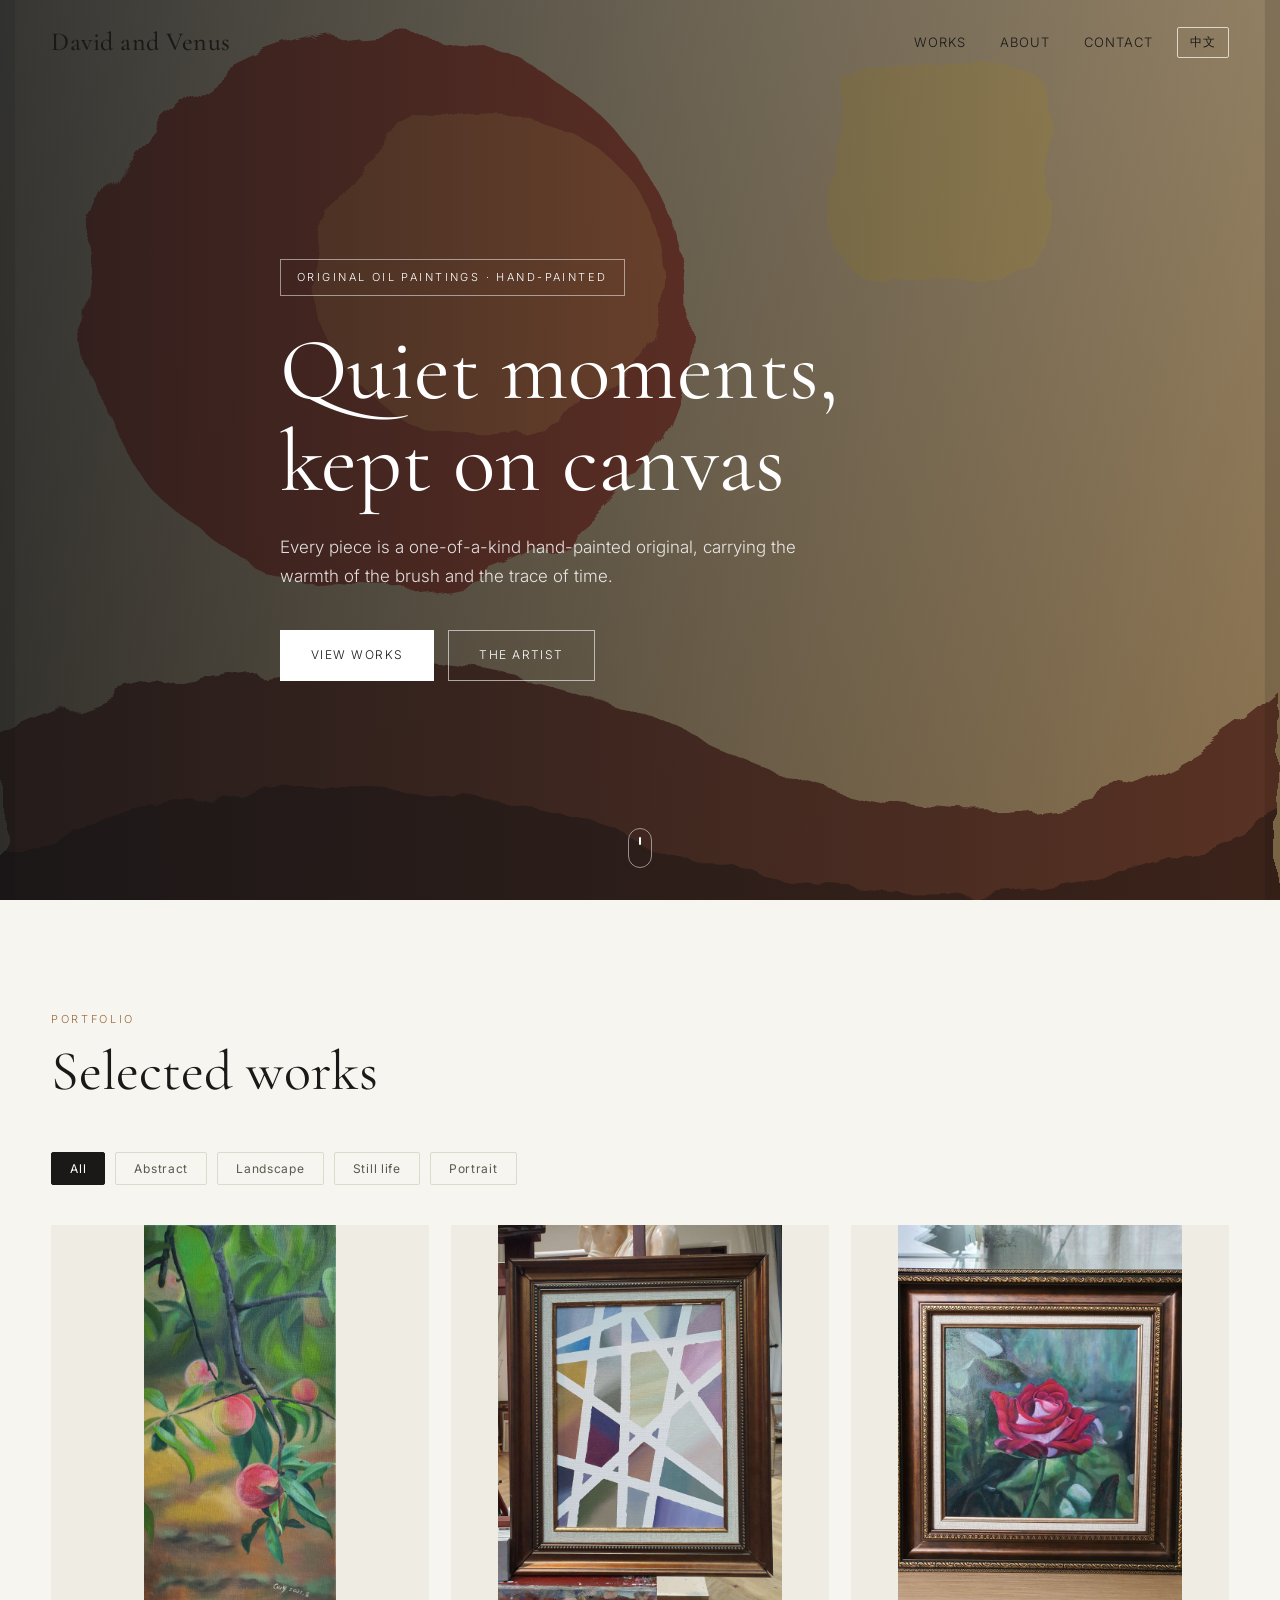
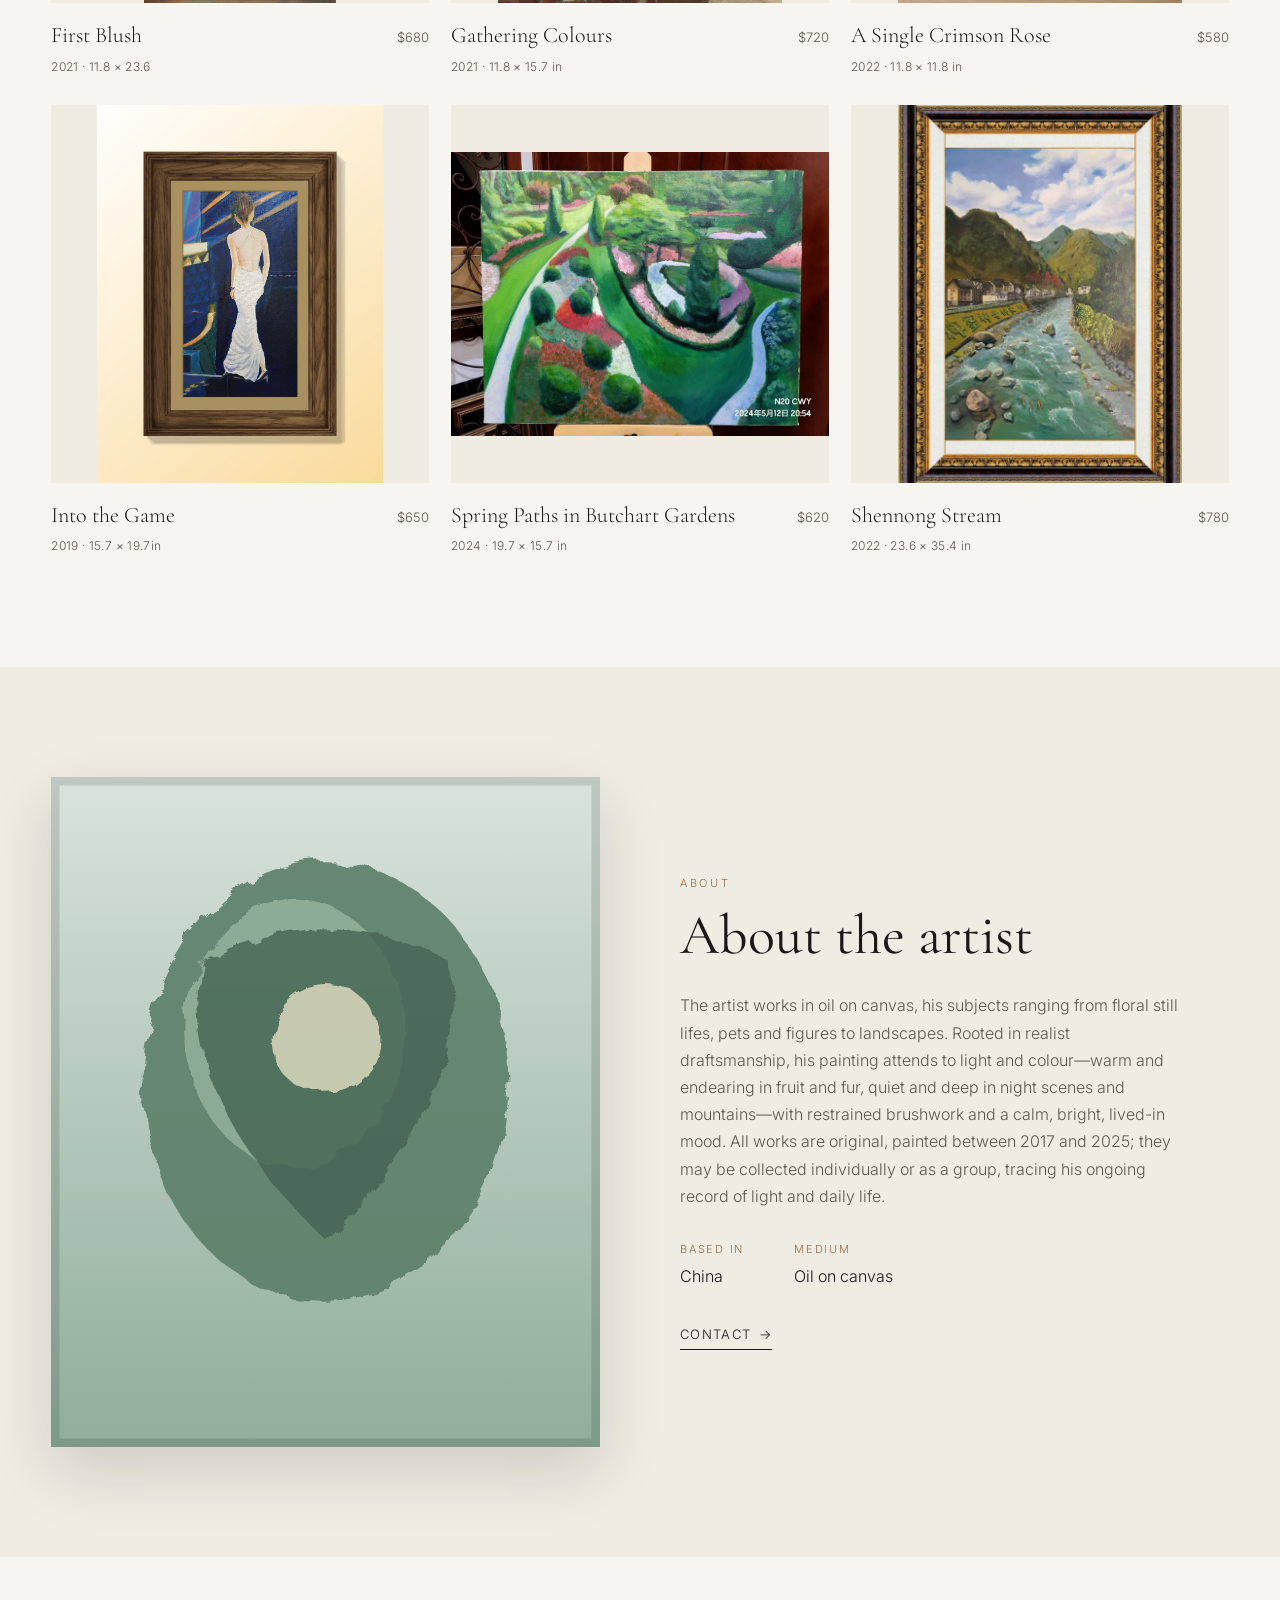
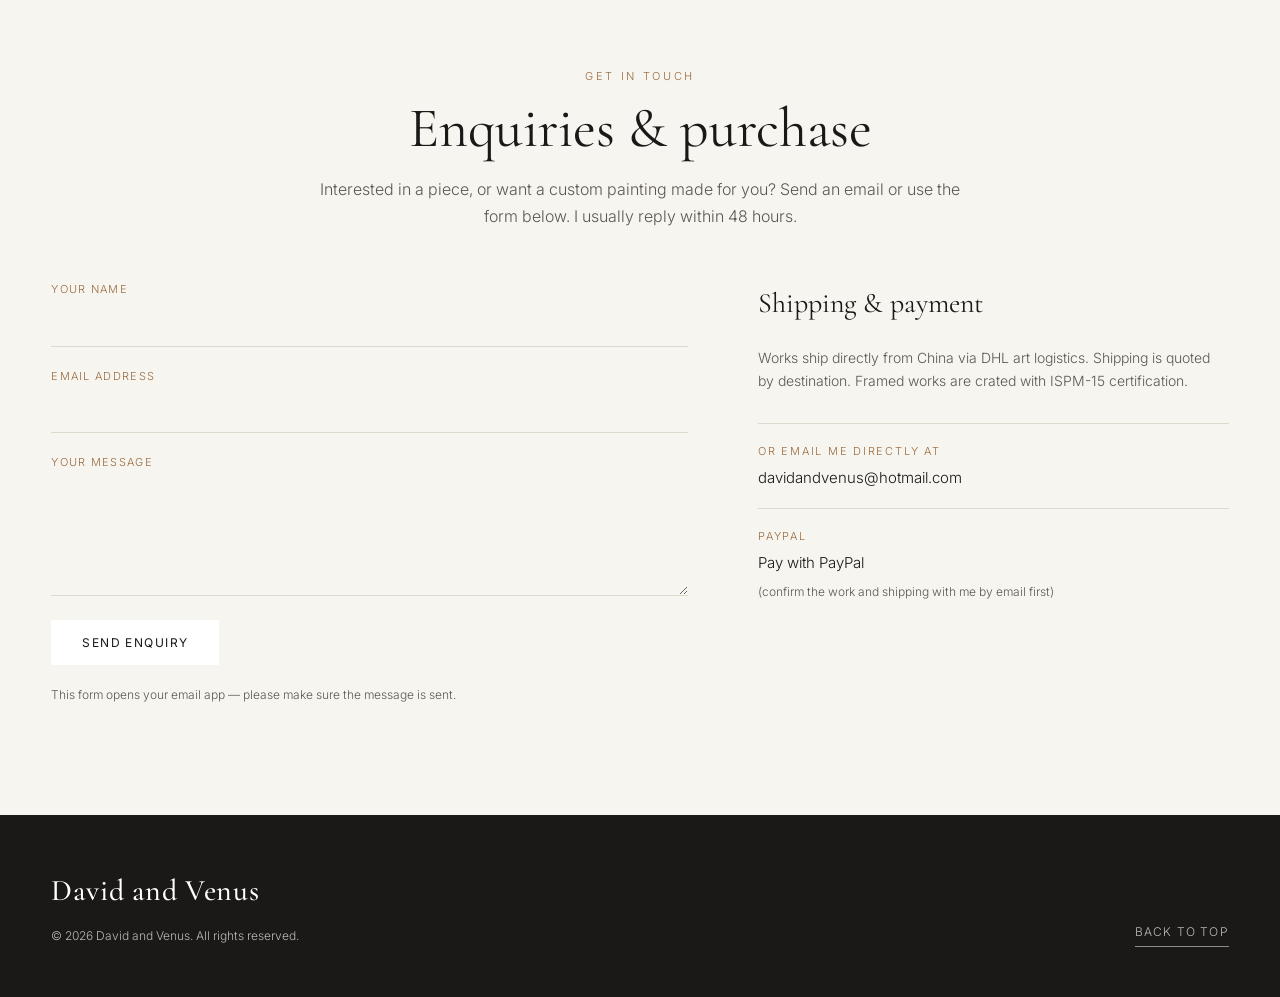
<file: index.html>
<!DOCTYPE html>
<html lang="en">
<head>
  <meta charset="UTF-8">
  <meta name="viewport" content="width=device-width, initial-scale=1.0">
  <title data-i18n="heroTitle">Original Oil Paintings</title>
  <meta name="description" content="Original hand-painted oil paintings by an independent artist. One-of-a-kind works, shipped worldwide from China.">
  <meta property="og:title" content="Original Oil Paintings">
  <meta property="og:description" content="One-of-a-kind hand-painted oil paintings.">
  <meta property="og:type" content="website">
  <link rel="preconnect" href="https://fonts.googleapis.com">
  <link rel="preconnect" href="https://fonts.gstatic.com" crossorigin>
  <link href="https://fonts.googleapis.com/css2?family=Cormorant+Garamond:wght@400;500;600&family=Inter:wght@300;400;500&display=swap" rel="stylesheet">
  <link rel="stylesheet" href="css/style.css">
  <style>
    /* 艺术家简介区的静态标签双语切换：只依赖 html[lang]，改 index.html 一个文件即可生效 */
    html[lang="zh"] .i18n-en, html[lang="en"] .i18n-zh { display: none; }
  </style>
</head>
<body>
  <header class="site-header" id="top">
    <div class="wrap header-inner">
      <a href="#top" class="brand" id="brandName">Your Name</a>
      <nav class="nav" id="mainNav">
        <a href="#works" data-i18n="navWorks">Works</a>
        <a href="#about" data-i18n="navAbout">About</a>
        <a href="#contact" data-i18n="navContact">Contact</a>
      </nav>
      <div class="header-actions">
        <button class="lang-btn" id="langBtn" aria-label="Switch language">中文</button>
        <button class="menu-btn" id="menuBtn" aria-label="Menu"><span></span><span></span></button>
      </div>
    </div>
  </header>

  <main>
    <section class="hero">
      <div class="hero-bg">
        <img src="images/artwork-2.svg" alt="" aria-hidden="true">
        <div class="hero-overlay"></div>
      </div>
      <div class="wrap hero-inner">
        <span class="hero-badge" data-i18n="heroBadge">Original oil paintings</span>
        <h1 class="hero-title" data-i18n="heroTitle">Quiet moments, kept on canvas</h1>
        <p class="hero-sub" data-i18n="heroSub">Every piece is a one-of-a-kind hand-painted original.</p>
        <div class="hero-cta">
          <a href="#works" class="btn btn-primary" data-i18n="heroCta">View works</a>
          <a href="#about" class="btn btn-ghost" data-i18n="heroCta2">The artist</a>
        </div>
      </div>
      <a href="#works" class="scroll-hint" aria-label="Scroll down"><span></span></a>
    </section>

    <section class="section works" id="works">
      <div class="wrap">
        <div class="section-head">
          <p class="eyebrow" data-i18n="worksSub">Portfolio</p>
          <h2 data-i18n="worksTitle">Selected works</h2>
        </div>
        <div class="filters" id="filters">
          <button class="filter active" data-filter="all" data-i18n="filterAll">All</button>
          <button class="filter" data-filter="abstract" data-i18n="filterAbstract">Abstract</button>
          <button class="filter" data-filter="landscape" data-i18n="filterLandscape">Landscape</button>
          <button class="filter" data-filter="stilllife" data-i18n="filterStilllife">Still life</button>
          <button class="filter" data-filter="portrait" data-i18n="filterPortrait">Portrait</button>
        </div>
        <div class="gallery" id="gallery"></div>
      </div>
    </section>

    <section class="section about" id="about">
      <div class="wrap about-inner">
        <div class="about-art">
          <img src="images/artwork-3.svg" alt="Painting detail">
        </div>
        <div class="about-text">
          <p class="eyebrow" data-i18n="aboutSub">About</p>
          <h2 data-i18n="aboutTitle">About the artist</h2>
          <p class="bio" id="bioText"></p>
          <div class="about-meta">
            <div><span class="meta-label"><span class="i18n-zh">所在地</span><span class="i18n-en">Based in</span></span><span id="locationText"></span></div>
            <div><span class="meta-label"><span class="i18n-zh">材质</span><span class="i18n-en">Medium</span></span><span class="i18n-zh">布面油画</span><span class="i18n-en">Oil on canvas</span></div>
          </div>
          <a href="#contact" class="link-arrow" data-i18n="navContact">Contact</a>
        </div>
      </div>
    </section>

    <section class="section contact" id="contact">
      <div class="wrap">
        <div class="section-head center">
          <p class="eyebrow" data-i18n="contactSub">Get in touch</p>
          <h2 data-i18n="contactTitle">Enquiries</h2>
          <p class="contact-lead" data-i18n="contactLead">Interested in a piece? Get in touch.</p>
        </div>
        <div class="contact-grid">
          <form class="contact-form" id="contactForm">
            <div class="field">
              <label for="fName" data-i18n="formName">Your name</label>
              <input type="text" id="fName" required>
            </div>
            <div class="field">
              <label for="fEmail" data-i18n="formEmail">Email address</label>
              <input type="email" id="fEmail" required>
            </div>
            <div class="field">
              <label for="fMessage" data-i18n="formMessage">Your message</label>
              <textarea id="fMessage" rows="5" required></textarea>
            </div>
            <button type="submit" class="btn btn-primary" data-i18n="formSubmit">Send enquiry</button>
            <p class="form-note" data-i18n="formNote"></p>
          </form>
          <aside class="contact-info">
            <h3 data-i18n="shippingTitle">Shipping & payment</h3>
            <p id="shippingText"></p>
            <div class="info-block">
              <span class="meta-label" data-i18n="directEmail">Email</span>
              <a id="emailLink" href="mailto:your.email@example.com">your.email@example.com</a>
            </div>
            <div class="info-block" id="paypalBlock">
              <span class="meta-label">PayPal</span>
              <a id="paypalLink" href="#" target="_blank" rel="noopener" data-i18n="paypal">Pay with PayPal</a>
              <small data-i18n="paypalNote"></small>
            </div>
            <div class="info-block" id="socialBlock"></div>
          </aside>
        </div>
      </div>
    </section>
  </main>

  <footer class="site-footer">
    <div class="wrap footer-inner">
      <div>
        <div class="brand footer-brand" id="footerName">Your Name</div>
        <p>&copy; <span id="year"></span> <span id="footerArtist"></span>. <span data-i18n="footerRights">All rights reserved</span>.</p>
      </div>
      <a href="#top" class="back-top" data-i18n="backTop">Back to top</a>
    </div>
  </footer>

  <div class="modal" id="modal" role="dialog" aria-modal="true" aria-label="Artwork details" hidden>
    <div class="modal-backdrop" data-close></div>
    <div class="modal-panel">
      <button class="modal-close" data-close aria-label="Close">&times;</button>
      <div class="modal-body" id="modalBody"></div>
    </div>
  </div>

  <script src="js/data.js"></script>
  <script src="js/app.js"></script>
</body>
</html>
</file>
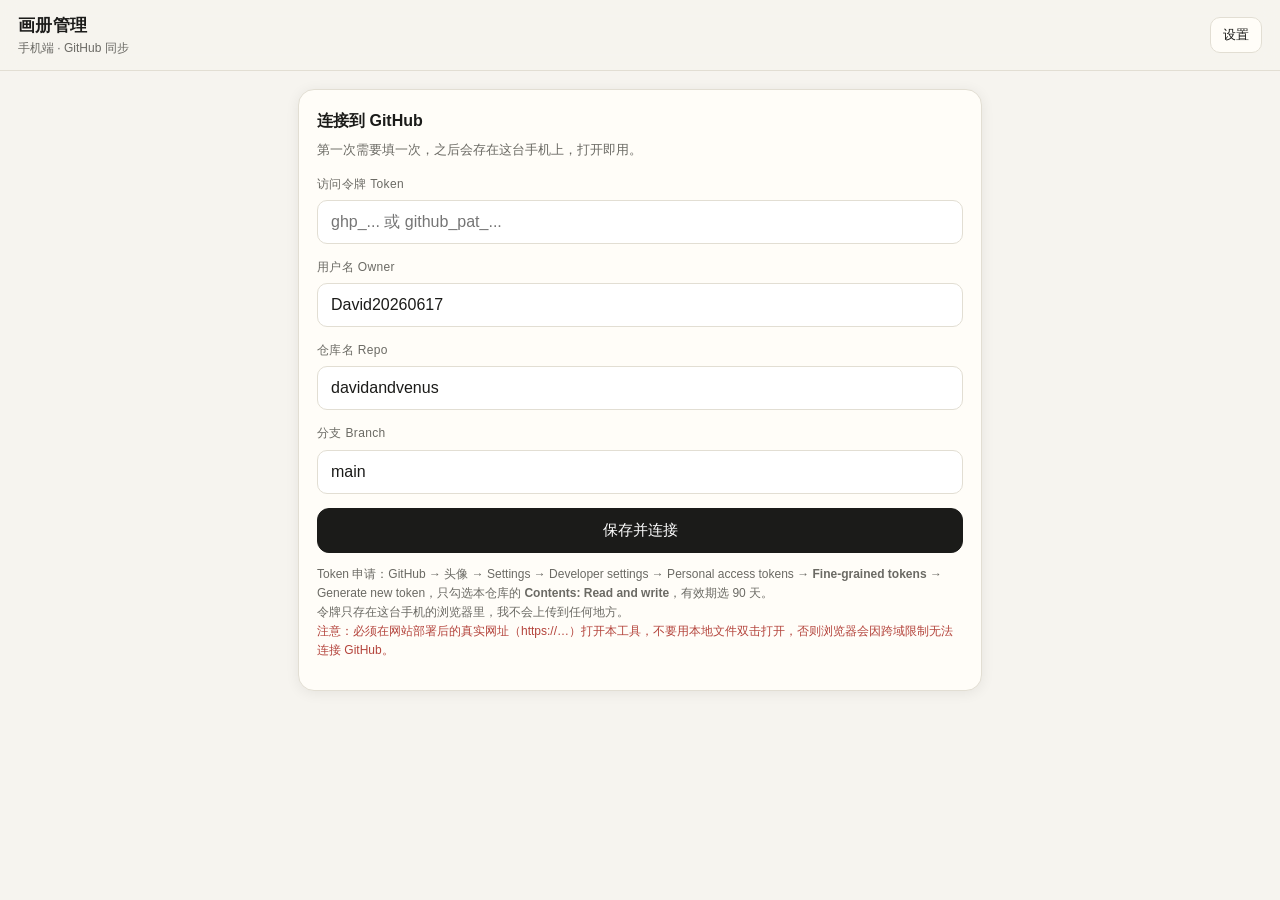
<file: admin.html>
<!DOCTYPE html>
<html lang="zh">
<head>
<meta charset="utf-8">
<meta name="viewport" content="width=device-width, initial-scale=1, viewport-fit=cover">
<meta name="apple-mobile-web-app-capable" content="yes">
<meta name="apple-mobile-web-app-status-bar-style" content="black-translucent">
<meta name="apple-mobile-web-app-title" content="画册管理">
<meta name="theme-color" content="#1b1b19">
<title>画册管理 · 手机端</title>
<style>
  :root{
    --bg:#f6f4ef; --surface:#fffdf8; --ink:#1b1b19; --soft:#6b6a64;
    --line:#e2ded3; --accent:#9a6b3f; --danger:#b4443c; --ok:#3d7a55;
    --shadow:0 2px 14px rgba(0,0,0,.07);
  }
  *{box-sizing:border-box;-webkit-tap-highlight-color:transparent}
  html,body{margin:0;padding:0}
  body{
    background:var(--bg); color:var(--ink); font-family:-apple-system,BlinkMacSystemFont,"PingFang SC","Microsoft YaHei",sans-serif;
    font-size:16px; line-height:1.6; padding-bottom:env(safe-area-inset-bottom);
  }
  header{
    position:sticky; top:0; z-index:10; background:rgba(246,244,239,.94);
    backdrop-filter:blur(10px); border-bottom:1px solid var(--line);
    padding:calc(12px + env(safe-area-inset-top)) 18px 12px;
    display:flex; align-items:center; justify-content:space-between;
  }
  header h1{font-size:17px; margin:0; font-weight:600; letter-spacing:.02em}
  header .sub{font-size:12px; color:var(--soft)}
  .icon-btn{
    border:1px solid var(--line); background:var(--surface); color:var(--ink);
    border-radius:10px; padding:8px 12px; font-size:13px; cursor:pointer;
  }
  main{padding:18px; max-width:720px; margin:0 auto}
  .view{display:none}
  .view.active{display:block}

  .card{background:var(--surface); border:1px solid var(--line); border-radius:16px; padding:18px; box-shadow:var(--shadow); margin-bottom:16px}
  .card h2{font-size:16px; margin:0 0 6px}
  .card .hint{font-size:13px; color:var(--soft); margin:0 0 14px}
  label.field{display:block; margin-bottom:14px}
  label.field > span{display:block; font-size:12px; color:var(--soft); margin-bottom:6px; letter-spacing:.03em}
  input, textarea, select{
    width:100%; border:1px solid var(--line); background:#fff; color:var(--ink);
    border-radius:10px; padding:12px 13px; font-size:16px; font-family:inherit; outline:none;
  }
  input:focus, textarea:focus, select:focus{border-color:var(--accent)}
  textarea{resize:vertical; min-height:76px}
  .row{display:flex; gap:12px}
  .row > *{flex:1; min-width:0}

  button{font-family:inherit}
  .btn{
    display:inline-flex; align-items:center; justify-content:center; gap:6px;
    border:1px solid var(--line); background:var(--surface); color:var(--ink);
    border-radius:12px; padding:12px 18px; font-size:15px; font-weight:500; cursor:pointer;
  }
  .btn:active{opacity:.7}
  .btn.primary{background:var(--ink); color:#fff; border-color:var(--ink)}
  .btn.danger{color:var(--danger); border-color:#e8c9c6}
  .btn.full{width:100%}
  .btn:disabled{opacity:.45; cursor:not-allowed}
  .btnbar{display:flex; gap:10px; flex-wrap:wrap; margin-top:8px}
  .btnbar .btn{flex:1; min-width:130px}

  .notice{font-size:13px; padding:12px 14px; border-radius:10px; margin-bottom:14px; line-height:1.55}
  .notice.info{background:#eef2f7; color:#3c5068}
  .notice.err{background:#fbeceb; color:#8c342e}
  .notice.ok{background:#eaf4ee; color:#2f6647}
  .notice a{color:inherit}

  .list{display:flex; flex-direction:column; gap:12px}
  .item{
    display:flex; gap:14px; align-items:center; background:var(--surface);
    border:1px solid var(--line); border-radius:14px; padding:12px; cursor:pointer;
  }
  .item:active{background:#f3efe6}
  .thumb{
    width:72px; height:72px; flex:0 0 72px; border-radius:9px; background:#ece8de;
    display:flex; align-items:center; justify-content:center; overflow:hidden; color:#b0a99b; font-size:22px;
  }
  .thumb img{width:100%; height:100%; object-fit:contain}
  .item .meta{flex:1; min-width:0}
  .item .meta .t{font-weight:600; font-size:15px; white-space:nowrap; overflow:hidden; text-overflow:ellipsis}
  .item .meta .s{font-size:12px; color:var(--soft); margin-top:2px}
  .item .badge{font-size:11px; color:var(--accent); border:1px solid #ddcdbb; border-radius:20px; padding:2px 9px}

  .photo-pick{display:flex; gap:14px; align-items:flex-start; margin-bottom:14px}
  .photo-preview{
    width:110px; height:110px; flex:0 0 110px; border:1px dashed #cfc8b8; border-radius:12px;
    background:#efece4; display:flex; align-items:center; justify-content:center; overflow:hidden; color:#aaa394; font-size:13px; text-align:center;
  }
  .photo-preview img{width:100%; height:100%; object-fit:contain}
  .photo-pick .side{flex:1; min-width:0}
  .photo-pick .side p{font-size:12px; color:var(--soft); margin:0 0 10px}
  input[type=file]{display:none}

  .status{
    position:fixed; left:0; right:0; bottom:0; z-index:20; padding:14px 18px calc(14px + env(safe-area-inset-bottom));
    background:rgba(27,27,25,.94); color:#fff; font-size:14px; display:none; text-align:center;
  }
  .status.show{display:block}
  .spin{display:inline-block; width:14px; height:14px; border:2px solid rgba(255,255,255,.35); border-top-color:#fff; border-radius:50%; animation:sp .8s linear infinite; vertical-align:-2px; margin-right:8px}
  @keyframes sp{to{transform:rotate(360deg)}}

  .bar{position:sticky; bottom:0; background:linear-gradient(180deg,transparent,var(--bg) 18%); padding:14px 0 calc(10px + env(safe-area-inset-bottom)); margin-top:8px}
  .steps{font-size:12px; color:var(--soft); margin-top:10px}
  code{background:#ece8de; padding:1px 5px; border-radius:4px; font-size:12px; word-break:break-all}
  .link{color:var(--accent); text-decoration:underline; cursor:pointer}
</style>
</head>
<body>
<header>
  <div>
    <h1>画册管理</h1>
    <div class="sub" id="hdrSub">手机端 · GitHub 同步</div>
  </div>
  <button class="icon-btn" id="btnSetup">设置</button>
</header>

<main>
  <!-- 连接设置 -->
  <section class="view active" id="viewSetup">
    <div class="card">
      <h2>连接到 GitHub</h2>
      <p class="hint">第一次需要填一次，之后会存在这台手机上，打开即用。</p>
      <div id="setupMsg"></div>
      <label class="field"><span>访问令牌 Token</span>
        <input type="password" id="cfgToken" placeholder="ghp_... 或 github_pat_..." autocomplete="off">
      </label>
      <label class="field"><span>用户名 Owner</span>
        <input type="text" id="cfgOwner" placeholder="David20260617" autocapitalize="off" autocorrect="off">
      </label>
      <label class="field"><span>仓库名 Repo</span>
        <input type="text" id="cfgRepo" placeholder="davidandvenus" autocapitalize="off" autocorrect="off">
      </label>
      <label class="field"><span>分支 Branch</span>
        <input type="text" id="cfgBranch" value="main" autocapitalize="off" autocorrect="off">
      </label>
      <button class="btn primary full" id="btnConnect">保存并连接</button>
      <p class="steps" id="envHint"></p>
      <p class="steps">
        Token 申请：GitHub → 头像 → Settings → Developer settings → Personal access tokens →
        <b>Fine-grained tokens</b> → Generate new token，只勾选本仓库的 <b>Contents: Read and write</b>，有效期选 90 天。<br>
        令牌只存在这台手机的浏览器里，我不会上传到任何地方。<br>
        <span style="color:var(--danger)">注意：必须在网站部署后的真实网址（https://…）打开本工具，不要用本地文件双击打开，否则浏览器会因跨域限制无法连接 GitHub。</span>
      </p>
    </div>
  </section>

  <!-- 作品列表 -->
  <section class="view" id="viewList">
    <div id="listMsg"></div>
    <div class="card">
      <div style="display:flex;align-items:center;justify-content:space-between;margin-bottom:12px">
        <h2 style="margin:0">作品 <span id="artCount" style="color:var(--soft);font-weight:400"></span></h2>
        <button class="icon-btn" id="btnRefresh">刷新</button>
      </div>
      <div class="list" id="artList"></div>
      <div class="btnbar" style="margin-top:16px">
        <button class="btn" id="btnAdd">+ 新增作品</button>
        <button class="btn primary" id="btnSaveAll">保存并发布</button>
      </div>
      <p class="steps">点一幅作品可改标题、尺寸、价格和图片。改完点“保存并发布”，网站会自动更新（约 1–2 分钟）。</p>
    </div>
  </section>

  <!-- 编辑作品 -->
  <section class="view" id="viewEdit">
    <div class="card">
      <h2 id="editTitle">编辑作品</h2>
      <p class="hint" id="editHint"></p>
      <div class="photo-pick">
        <div class="photo-preview" id="photoPreview">暂无图片</div>
        <div class="side">
          <p>点下面按钮从相册选一张作品照片。会自动压缩到长边 2000px、约 400KB，不占空间。</p>
          <button class="btn" id="btnPick">选择 / 替换图片</button>
          <input type="file" id="fileInput" accept="image/*">
        </div>
      </div>

      <label class="field"><span>中文标题</span><input type="text" id="fTitleZh"></label>
      <label class="field"><span>英文标题</span><input type="text" id="fTitleEn"></label>
      <div class="row">
        <label class="field"><span>尺寸（厘米）</span><input type="text" id="fSizeCm" placeholder="30 × 60 cm"></label>
        <label class="field"><span>尺寸（英寸）</span><input type="text" id="fSizeIn" placeholder="12 × 24 in"></label>
      </div>
      <div class="row">
        <label class="field"><span>价格（美元，留空=面议）</span><input type="number" id="fPrice" min="0" step="1"></label>
        <label class="field"><span>年份</span><input type="text" id="fYear"></label>
      </div>
      <label class="field"><span>分类</span>
        <select id="fCategory">
          <option value="abstract">抽象</option>
          <option value="landscape">风景</option>
          <option value="stilllife">静物</option>
          <option value="portrait">人物</option>
        </select>
      </label>
      <label class="field"><span>中文介绍</span><textarea id="fDescZh"></textarea></label>
      <label class="field"><span>英文介绍</span><textarea id="fDescEn"></textarea></label>

      <div class="btnbar">
        <button class="btn" id="btnBack">返回列表</button>
        <button class="btn danger" id="btnDelete">删除这幅</button>
      </div>
    </div>
    <div class="bar"><button class="btn primary full" id="btnApply">保存这一幅</button></div>
  </section>
</main>

<div class="status" id="status"></div>

<script>
(function(){
  'use strict';

  var $=function(id){return document.getElementById(id)};
  var STORE='oilAdminCfg';
  var cfg={token:'',owner:'David20260617',repo:'davidandvenus',branch:'main'};
  var artworks=[];        // 当前作品数据
  var pendingImgs={};     // index -> base64（待上传的新图）
  var editIndex=-1;       // 正在编辑的序号，-1 为新增
  var srcText='';         // data.js 原文
  var rawCache={};        // path -> dataURL 预览缓存

  // ---------- 工具 ----------
  function showStatus(msg,spin){
    var s=$('status');
    s.innerHTML=(spin?'<span class="spin"></span>':'')+msg;
    s.classList.add('show');
  }
  function hideStatus(){$('status').classList.remove('show')}
  function msg(view,text,type){
    var box=$(view==='setup'?'setupMsg':'listMsg');
    box.innerHTML=text?'<div class="notice '+(type||'info')+'">'+text+'</div>':'';
  }
  function esc(s){return String(s==null?'':s).replace(/[&<>"']/g,function(c){return {'&':'&amp;','<':'&lt;','>':'&gt;','"':'&quot;',"'":'&#39;'}[c]})}
  function toB64(str){
    var bytes=new TextEncoder().encode(str),bin='';
    for(var i=0;i<bytes.length;i+=8192) bin+=String.fromCharCode.apply(null,bytes.subarray(i,i+8192));
    return btoa(bin);
  }
  function fromB64(b64){
    var bin=atob(b64.replace(/\s/g,'')),bytes=new Uint8Array(bin.length);
    for(var i=0;i<bin.length;i++)bytes[i]=bin.charCodeAt(i);
    return new TextDecoder().decode(bytes);
  }
  // 从 data.js 源码里取出 ARTWORKS 数组。注意 new Function 返回的是包装对象，
  // 必须取 .ARTWORKS 才是数组——直接把包装对象当数组会误判为“格式异常”。
  function parseArtworks(src){
    var obj;
    try{
      obj=new Function(src+'\nreturn {ARTWORKS:ARTWORKS};')();
    }catch(e){
      throw new Error('data.js 语法错误：'+e.message);
    }
    var arr=obj&&obj.ARTWORKS;
    if(!Array.isArray(arr)) throw new Error('作品数据格式异常：ARTWORKS 不是数组');
    return arr;
  }
  function view(name){
    ['Setup','List','Edit'].forEach(function(v){$('view'+v).classList.toggle('active',v===name)});
    window.scrollTo(0,0);
  }

  // ---------- GitHub API ----------
  async function gh(path,opts){
    opts=opts||{};
    var headers={
      'Authorization':'Bearer '+cfg.token,
      'Accept':'application/vnd.github+json',
      'X-GitHub-Api-Version':'2022-11-28'
    };
    if(opts.body) headers['Content-Type']='application/json';
    var ctrl=(typeof AbortController!=='undefined')?new AbortController():null;
    var timer=ctrl?setTimeout(function(){ctrl.abort()},20000):null;
    var res, text;
    try{
      var init={method:opts.method||'GET',headers:headers,body:opts.body};
      if(ctrl) init.signal=ctrl.signal;
      res=await fetch('https://api.github.com'+path,init);
      text=await res.text();
    }catch(e){
      if(e&&e.name==='AbortError') throw new Error('连接 GitHub 超时（20 秒）。国内访问 api.github.com 常不稳定，请切换网络或用代理后重试。');
      throw new Error('连不上 GitHub：'+((e&&e.message)||'网络错误')+'。请检查网络后重试。');
    }finally{
      if(timer) clearTimeout(timer);
    }
    var data; try{data=JSON.parse(text)}catch(e){data=text}
    if(!res.ok){
      var m=(data&&data.message)||text||res.status;
      if(res.status===401) m='令牌无效或已过期（401）。请到“设置”换一个新的 Token。';
      if(res.status===403) m='没有权限（403）：Token 未勾选本仓库的 Contents 读写，或请求次数超限。';
      if(res.status===404) m='找不到仓库或文件（404）。请核对用户名、仓库名，以及文件是否已在仓库里。';
      throw new Error(m);
    }
    return data;
  }
  function repoPath(p){return '/repos/'+cfg.owner+'/'+cfg.repo+'/contents/'+p+'?ref='+encodeURIComponent(cfg.branch)}

  // 只替换 data.js 里的 ARTWORKS 数组，保留你填的名字、简介、翻译等所有其他内容
  function replaceArtworks(src,arr){
    var marker='const ARTWORKS = ',start=src.indexOf(marker);
    if(start<0) throw new Error('data.js 里找不到 ARTWORKS 数组');
    var i=start+marker.length;
    while(i<src.length && src[i]!=='[') i++;
    if(i>=src.length) throw new Error('data.js 数组格式异常');
    var open=i,depth=0,quote=null,esc=false;
    for(;i<src.length;i++){
      var c=src[i];
      if(esc){esc=false;continue}
      if(c==='\\'){esc=true;continue}
      if(quote){if(c===quote)quote=null;continue}
      if(c==='"'||c==="'"||c==='`'){quote=c;continue}
      if(c==='[')depth++;
      else if(c===']'){
        depth--;
        if(depth===0) return src.slice(0,open)+JSON.stringify(arr,null,2)+src.slice(i+1);
      }
    }
    throw new Error('data.js 数组括号不匹配');
  }

  // 一次提交所有改动（图片 + data.js），只触发一次 Cloudflare 部署
  async function commitAll(files,message){
    var ref=await gh('/repos/'+cfg.owner+'/'+cfg.repo+'/git/ref/heads/'+cfg.branch);
    var parent=ref.object.sha;
    var cm=await gh('/repos/'+cfg.owner+'/'+cfg.repo+'/git/commits/'+parent);
    var entries=[];
    for(var i=0;i<files.length;i++){
      var f=files[i];
      var blob=await gh('/repos/'+cfg.owner+'/'+cfg.repo+'/git/blobs',{
        method:'POST',
        body:JSON.stringify({content:f.content,encoding:f.encoding||'utf-8'})
      });
      entries.push({path:f.path,mode:'100644',type:'blob',sha:blob.sha});
    }
    var tree=await gh('/repos/'+cfg.owner+'/'+cfg.repo+'/git/trees',{
      method:'POST',body:JSON.stringify({base_tree:cm.tree.sha,tree:entries})
    });
    var nc=await gh('/repos/'+cfg.owner+'/'+cfg.repo+'/git/commits',{
      method:'POST',body:JSON.stringify({message:message,tree:tree.sha,parents:[parent]})
    });
    await gh('/repos/'+cfg.owner+'/'+cfg.repo+'/git/refs/heads/'+cfg.branch,{
      method:'PATCH',body:JSON.stringify({sha:nc.sha})
    });
  }

  async function loadData(errView){
    errView=errView||'setup';
    showStatus('正在读取作品数据（js/data.js）…',true);
    try{
      var f=await gh(repoPath('js/data.js'));
      srcText=fromB64(f.content);
      artworks=parseArtworks(srcText);
      pendingImgs={};
      hideStatus();
      return true;
    }catch(e){
      hideStatus();
      // 错误必须显示在用户当前所在的视图，否则看起来像“没反应”
      msg(errView,esc(e.message),'err');
      return false;
    }
  }

  // ---------- 列表 ----------
  function imgSrc(a){
    if(pendingImgs[a._i]) return 'data:image/jpeg;base64,'+pendingImgs[a._i];
    if(rawCache[a.image]) return rawCache[a.image];
    return '';
  }
  function renderList(){
    $('artCount').textContent='('+artworks.length+')';
    var box=$('artList');
    if(!artworks.length){box.innerHTML='<div class="hint">还没有作品，点下面“新增作品”。</div>';return}
    var html='';
    for(var i=0;i<artworks.length;i++){
      var a=artworks[i];a._i=i;
      var src=imgSrc(a);
      var thumb=src
        ? '<img src="'+src+'" alt="" loading="lazy">'
        : '🖼';
      var price=a.price?('$'+a.price):'价格面议';
      html+='<div class="item" data-i="'+i+'">'
        +'<div class="thumb">'+thumb+'</div>'
        +'<div class="meta"><div class="t">'+esc(a.titleZh||a.titleEn||'未命名')+'</div>'
        +'<div class="s">'+esc(a.sizeCm||'')+' · '+esc(price)+(pendingImgs[i]?' · 有新图片':'')+'</div></div>'
        +'<div class="badge">'+catName(a.category)+'</div></div>';
    }
    box.innerHTML=html;
    Array.prototype.forEach.call(box.querySelectorAll('.item'),function(el){
      el.addEventListener('click',function(){openEdit(parseInt(el.getAttribute('data-i'),10))});
    });
  }
  function catName(c){return {abstract:'抽象',landscape:'风景',stilllife:'静物',portrait:'人物'}[c]||c||'其他'}

  // 异步抓取图片预览（用 API 拿 base64，避免 raw 域名访问问题）
  function loadThumbs(){
    for(var i=0;i<artworks.length;i++){
      (function(idx){
        var a=artworks[idx];
        if(!a.image||pendingImgs[idx]||rawCache[a.image])return;
        gh(repoPath(a.image)).then(function(f){
          var mime=(a.image.split('.').pop()||'svg').toLowerCase();
          rawCache[a.image]='data:image/'+(mime==='svg'?'svg+xml':mime)+';base64,'+f.content;
          renderList();
        }).catch(function(){});
      })(i);
    }
  }

  // ---------- 编辑 ----------
  function openEdit(i){
    editIndex=i;
    var a=i>=0?artworks[i]:{
      image:'',titleZh:'',titleEn:'',year:'2026',medium:'布面油画 / Oil on canvas',
      sizeCm:'',sizeIn:'',price:'',category:'abstract',descZh:'',descEn:''
    };
    $('editTitle').textContent=i>=0?'编辑作品':'新增作品';
    $('editHint').textContent=i>=0?('第 '+(i+1)+' 幅 · '+esc(a.image||'未设置图片')):'填好信息后点底部按钮保存';
    $('fTitleZh').value=a.titleZh||'';
    $('fTitleEn').value=a.titleEn||'';
    $('fSizeCm').value=a.sizeCm||'';
    $('fSizeIn').value=a.sizeIn||'';
    $('fPrice').value=a.price===''?'':(a.price||'');
    $('fYear').value=a.year||'';
    $('fCategory').value=a.category||'abstract';
    $('fDescZh').value=a.descZh||'';
    $('fDescEn').value=a.descEn||'';
    var src=imgSrc(a);
    $('photoPreview').innerHTML=src?'<img src="'+src+'">':'暂无图片';
    $('btnDelete').style.display=i>=0?'inline-flex':'none';
    view('Edit');
  }
  function collectEdit(){
    var a=editIndex>=0?artworks[editIndex]:{};
    a.titleZh=$('fTitleZh').value.trim();
    a.titleEn=$('fTitleEn').value.trim();
    a.sizeCm=$('fSizeCm').value.trim();
    a.sizeIn=$('fSizeIn').value.trim();
    var p=$('fPrice').value.trim();
    a.price=p===''?'':Number(p);
    a.year=$('fYear').value.trim();
    a.category=$('fCategory').value;
    a.descZh=$('fDescZh').value.trim();
    a.descEn=$('fDescEn').value.trim();
    a.medium=a.medium||'布面油画 / Oil on canvas';
    if(!a.titleZh&&!a.titleEn){a.titleZh='未命名作品';a.titleEn='Untitled'}
    return a;
  }

  async function compress(file){
    var dataUrl=await new Promise(function(res,rej){
      var fr=new FileReader();fr.onload=function(){res(fr.result)};fr.onerror=rej;fr.readAsDataURL(file);
    });
    var img=await new Promise(function(res,rej){
      var im=new Image();im.onload=function(){res(im)};im.onerror=rej;im.src=dataUrl;
    });
    var w=img.width,h=img.height;
    var scale=Math.min(1,2000/Math.max(w,h));
    w=Math.round(w*scale);h=Math.round(h*scale);
    var cv=document.createElement('canvas');cv.width=w;cv.height=h;
    var ctx=cv.getContext('2d');
    ctx.fillStyle='#ffffff';ctx.fillRect(0,0,w,h);
    ctx.drawImage(img,0,0,w,h);
    var q=0.82,out=cv.toDataURL('image/jpeg',q);
    while(out.length>560000 && q>0.5){q-=0.08;out=cv.toDataURL('image/jpeg',q)}
    return out.split(',')[1];
  }

  // ---------- 事件 ----------
  function loadCfg(){
    try{
      var s=JSON.parse(localStorage.getItem(STORE)||'{}');
      cfg=Object.assign(cfg,s);
    }catch(e){}
    $('cfgToken').value=cfg.token||'';
    $('cfgOwner').value=cfg.owner||'';
    $('cfgRepo').value=cfg.repo||'';
    $('cfgBranch').value=cfg.branch||'main';
    if(cfg.token) $('hdrSub').textContent=cfg.owner+'/'+cfg.repo;
  }
  function saveCfg(){
    cfg.token=$('cfgToken').value.trim();
    cfg.owner=$('cfgOwner').value.trim();
    cfg.repo=$('cfgRepo').value.trim();
    cfg.branch=$('cfgBranch').value.trim()||'main';
    // 受限环境（隐私模式/预览沙箱）可能禁用 localStorage，不能让它中断连接流程
    try{localStorage.setItem(STORE,JSON.stringify(cfg))}catch(e){}
  }

  $('btnConnect').onclick=async function(){
    var btn=this;
    saveCfg();
    if(!cfg.token||!cfg.owner||!cfg.repo){msg('setup','请填全令牌、用户名和仓库名。','err');return}
    btn.disabled=true;
    btn.textContent='连接中…';
    msg('setup','','');
    try{
      var ok=await loadData('setup');
      hideStatus();
      if(ok){
        $('hdrSub').textContent=cfg.owner+'/'+cfg.repo;
        view('List');
        renderList();
        loadThumbs();
      }
      // 失败时 loadData 已把错误显示在设置页，这里不用做事
    }catch(e){
      hideStatus();
      msg('setup',esc(e.message||String(e)),'err');
    }
    btn.disabled=false;
    btn.textContent='保存并连接';
  };
  $('btnSetup').onclick=function(){loadCfg();view('Setup')};
  $('btnRefresh').onclick=async function(){
    var ok=await loadData('list');if(ok){renderList();loadThumbs();msg('list','已刷新','ok')}
  };
  $('btnAdd').onclick=function(){openEdit(-1)};
  $('btnBack').onclick=function(){view('List');renderList()};
  $('btnPick').onclick=function(){$('fileInput').click()};
  $('fileInput').onchange=async function(){
    var file=this.files&&this.files[0];if(!file)return;
    showStatus('正在压缩照片…',true);
    try{
      var b64=await compress(file);
      var target=editIndex>=0?editIndex:artworks.length;
      pendingImgs[target]=b64;
      $('photoPreview').innerHTML='<img src="data:image/jpeg;base64,'+b64+'">';
      hideStatus();
      showStatus('照片已就绪，记得点“保存这一幅”',false);
      setTimeout(hideStatus,1800);
    }catch(e){hideStatus();showStatus('照片处理失败：'+(e.message||'请选择 JPG/PNG 图片'),false);setTimeout(hideStatus,3000)}
    this.value='';
  };
  $('btnApply').onclick=function(){
    var a=collectEdit();
    if(editIndex>=0) artworks[editIndex]=a;
    else artworks.push(a);
    msg('list','已保存修改，点“保存并发布”同步到网站。','ok');
    view('List');renderList();
  };
  $('btnDelete').onclick=function(){
    if(editIndex<0)return;
    if(!confirm('确定删除这幅作品？删除后需点“保存并发布”才会生效。'))return;
    artworks.splice(editIndex,1);
    var shifted={};
    Object.keys(pendingImgs).forEach(function(k){
      var n=Number(k);if(n>editIndex)shifted[n-1]=pendingImgs[k];else if(n<editIndex)shifted[n]=pendingImgs[k];
    });
    pendingImgs=shifted;
    view('List');renderList();
  };
  $('btnSaveAll').onclick=async function(){
    var files=[],hasImg=false;
    for(var k in pendingImgs){
      if(!pendingImgs[k])continue;
      var idx=Number(k);
      if(!artworks[idx])continue;
      var name='painting-'+String(idx+1).padStart(2,'0')+'.jpg';
      artworks[idx].image='images/'+name;
      files.push({path:'images/'+name,content:pendingImgs[k],encoding:'base64'});
      hasImg=true;
    }
    files.push({path:'js/data.js',content:replaceArtworks(srcText,artworks),encoding:'utf-8'});
    this.disabled=true;
    showStatus('正在提交到 GitHub…',true);
    try{
      await commitAll(files,'update artworks from phone'+(hasImg?' (with images)':''));
      pendingImgs={};
      var f=await gh(repoPath('js/data.js'));
      srcText=fromB64(f.content);
      artworks=parseArtworks(srcText);
      renderList();
      hideStatus();
      msg('list','发布成功！约 1–2 分钟后网站更新。','ok');
      showStatus('发布成功，网站正在更新',false);
      setTimeout(hideStatus,2600);
    }catch(e){
      hideStatus();msg('list',esc(e.message),'err');
    }
    this.disabled=false;
  };

  // PWA manifest（内嵌，保持单文件）
  try{
    var mf={name:'画册管理',short_name:'画册管理',start_url:'.',display:'standalone',background_color:'#f6f4ef',theme_color:'#1b1b19',icons:[]};
    var url=URL.createObjectURL(new Blob([JSON.stringify(mf)],{type:'application/json'}));
    var link=document.createElement('link');link.rel='manifest';link.href=url;document.head.appendChild(link);
  }catch(e){}

  loadCfg();
  // 环境自检：本地文件打开会被浏览器 CORS 拦截，提前告知
  if(location.protocol==='file:'){
    $('envHint').innerHTML='<div class="notice err">当前是本地文件方式打开（file://），浏览器不允许连接 GitHub。请把 admin.html 传到仓库、用部署后的 https 网址打开。</div>';
    $('btnConnect').disabled=true;
  }
})();
</script>
</body>
</html>
</file>
<file: css/style.css>
:root {
  --ink: #1a1917;
  --ink-soft: #5c584f;
  --paper: #f7f5f0;
  --paper-2: #efece4;
  --line: #ded9cd;
  --accent: #9a6b3f;
  --white: #fff;
  --serif: 'Cormorant Garamond', Georgia, serif;
  --sans: 'Inter', -apple-system, BlinkMacSystemFont, 'Segoe UI', sans-serif;
}

* { box-sizing: border-box; margin: 0; padding: 0; }
html { scroll-behavior: smooth; }
body { font-family: var(--sans); color: var(--ink); background: var(--paper); font-weight: 300; line-height: 1.7; -webkit-font-smoothing: antialiased; }
img { display: block; max-width: 100%; }
a { color: inherit; text-decoration: none; }
button { font-family: inherit; cursor: pointer; border: none; background: none; color: inherit; }
.wrap { width: min(1180px, 92vw); margin: 0 auto; }

.site-header { position: fixed; top: 0; left: 0; right: 0; z-index: 50; padding: 20px 0; transition: background .35s, padding .35s, box-shadow .35s; }
.site-header.scrolled { background: rgba(247,245,240,.96); padding: 12px 0; box-shadow: 0 1px 0 var(--line); }
.header-inner { display: flex; align-items: center; justify-content: space-between; gap: 24px; }
.brand { font-family: var(--serif); font-size: 26px; letter-spacing: .02em; font-weight: 500; }
.nav { display: flex; gap: 34px; margin-left: auto; }
.nav a { font-size: 13px; letter-spacing: .08em; text-transform: uppercase; position: relative; padding: 4px 0; }
.nav a::after { content: ''; position: absolute; bottom: 0; left: 0; width: 0; height: 1px; background: var(--ink); transition: width .3s; }
.nav a:hover::after { width: 100%; }
.header-actions { display: flex; align-items: center; gap: 16px; }
.lang-btn { font-size: 12px; letter-spacing: .06em; border: 1px solid var(--line); padding: 6px 12px; border-radius: 2px; transition: background .2s; }
.lang-btn:hover { background: var(--paper-2); }
.menu-btn { display: none; flex-direction: column; gap: 5px; padding: 6px; }
.menu-btn span { width: 22px; height: 1px; background: var(--ink); }

.hero { position: relative; min-height: 100vh; display: flex; align-items: center; overflow: hidden; color: var(--white); }
.hero-bg { position: absolute; inset: 0; }
.hero-bg img { width: 100%; height: 100%; object-fit: cover; }
.hero-overlay { position: absolute; inset: 0; background: linear-gradient(90deg, rgba(15,18,22,.82) 0%, rgba(15,18,22,.55) 55%, rgba(15,18,22,.35) 100%); }
.hero-inner { position: relative; z-index: 2; padding: 120px 0 80px; max-width: 720px; }
.hero-badge { display: inline-block; font-size: 11px; letter-spacing: .22em; text-transform: uppercase; border: 1px solid rgba(255,255,255,.5); padding: 8px 16px; margin-bottom: 28px; }
.hero-title { font-family: var(--serif); font-size: clamp(48px, 7vw, 88px); font-weight: 400; line-height: 1.05; margin-bottom: 24px; }
.hero-sub { font-size: 17px; font-weight: 300; max-width: 540px; color: rgba(255,255,255,.85); margin-bottom: 40px; }
.hero-cta { display: flex; gap: 14px; flex-wrap: wrap; }
.btn { display: inline-flex; align-items: center; justify-content: center; padding: 14px 30px; font-size: 12px; letter-spacing: .12em; text-transform: uppercase; transition: all .25s; border: 1px solid transparent; }
.btn-primary { background: var(--white); color: var(--ink); }
.btn-primary:hover { background: var(--accent); color: var(--white); }
.btn-ghost { border-color: rgba(255,255,255,.6); color: var(--white); }
.btn-ghost:hover { background: rgba(255,255,255,.15); }
.scroll-hint { position: absolute; bottom: 32px; left: 50%; transform: translateX(-50%); z-index: 2; width: 24px; height: 40px; border: 1px solid rgba(255,255,255,.5); border-radius: 12px; }
.scroll-hint span { display: block; width: 2px; height: 8px; background: #fff; margin: 8px auto 0; border-radius: 1px; animation: scroll 1.8s infinite; }
@keyframes scroll { 0% { transform: translateY(0); opacity: 1; } 100% { transform: translateY(14px); opacity: 0; } }

.section { padding: 110px 0; }
.section-head { margin-bottom: 50px; }
.section-head.center { text-align: center; max-width: 640px; margin: 0 auto 50px; }
.eyebrow { font-size: 11px; letter-spacing: .24em; text-transform: uppercase; color: var(--accent); margin-bottom: 12px; }
.section h2 { font-family: var(--serif); font-size: clamp(36px, 5vw, 56px); font-weight: 400; line-height: 1.1; }

.filters { display: flex; gap: 10px; flex-wrap: wrap; margin-bottom: 40px; }
.filter { font-size: 12px; letter-spacing: .06em; padding: 8px 18px; border: 1px solid var(--line); border-radius: 2px; color: var(--ink-soft); transition: all .2s; }
.filter:hover, .filter.active { background: var(--ink); color: var(--white); border-color: var(--ink); }
.gallery { display: grid; grid-template-columns: repeat(3, 1fr); gap: 28px 22px; }
.card { cursor: pointer; }
.card-hidden { display: none; }
/* 正方形占位固定；图片等比缩放居中，留白用背景色填充。换任何尺寸的画都不影响布局 */
.card-img { position: relative; overflow: hidden; background: var(--paper-2); aspect-ratio: 1/1; }
.card-img img { width: 100%; height: 100%; object-fit: contain; transition: filter .3s; }
.card:hover .card-img img { filter: brightness(1.05); }
.card-info { padding-top: 14px; display: flex; justify-content: space-between; align-items: baseline; gap: 12px; }
.card-title { font-family: var(--serif); font-size: 22px; }
.card-price { font-size: 13px; color: var(--ink-soft); white-space: nowrap; }
.card-meta { font-size: 12px; color: var(--ink-soft); letter-spacing: .03em; margin-top: 2px; }

.about { background: var(--paper-2); }
.about-inner { display: grid; grid-template-columns: 1fr 1fr; gap: 80px; align-items: center; }
.about-art img { width: 100%; box-shadow: 0 24px 60px rgba(0,0,0,.14); }
.bio { font-size: 16px; color: var(--ink-soft); margin: 26px 0 30px; max-width: 500px; }
.about-meta { display: flex; gap: 50px; margin-bottom: 30px; }
.about-meta > div { display: flex; flex-direction: column; }
.meta-label { font-size: 11px; letter-spacing: .16em; text-transform: uppercase; color: var(--accent); margin-bottom: 4px; }
.link-arrow { display: inline-flex; align-items: center; gap: 8px; font-size: 13px; letter-spacing: .1em; text-transform: uppercase; border-bottom: 1px solid var(--ink); padding-bottom: 4px; }
.link-arrow::after { content: '\2192'; }

.contact-lead { color: var(--ink-soft); margin-top: 16px; }
.contact-grid { display: grid; grid-template-columns: 1.15fr .85fr; gap: 70px; margin-top: 50px; }
.contact-form { display: flex; flex-direction: column; gap: 20px; }
.contact-form .field { display: flex; flex-direction: column; gap: 8px; }
.contact-form input, .contact-form textarea { width: 100%; background: transparent; border: none; border-bottom: 1px solid var(--line); padding: 10px 0; font-size: 15px; font-family: inherit; color: var(--ink); outline: none; resize: vertical; }
.contact-form input:focus, .contact-form textarea:focus { border-color: var(--ink); }
.contact-form label { font-size: 11px; letter-spacing: .12em; text-transform: uppercase; color: var(--accent); }
.contact-form .btn { align-self: flex-start; margin-top: 4px; }
.form-note { font-size: 12px; color: var(--ink-soft); }
.contact-info h3 { font-family: var(--serif); font-size: 28px; font-weight: 400; margin-bottom: 18px; }
.contact-info > p { color: var(--ink-soft); font-size: 14px; margin-bottom: 30px; }
.info-block { display: flex; flex-direction: column; padding: 18px 0; border-top: 1px solid var(--line); }
.info-block a { font-size: 15px; word-break: break-all; }
.info-block a:hover { color: var(--accent); }
.info-block small { color: var(--ink-soft); font-size: 12px; margin-top: 6px; }

.site-footer { background: var(--ink); color: rgba(255,255,255,.7); padding: 50px 0; }
.footer-inner { display: flex; justify-content: space-between; align-items: flex-end; gap: 30px; }
.footer-brand { color: var(--white); font-size: 30px; margin-bottom: 10px; }
.site-footer p { font-size: 12px; }
.back-top { font-size: 12px; letter-spacing: .1em; text-transform: uppercase; border-bottom: 1px solid rgba(255,255,255,.5); padding-bottom: 3px; }

.modal { position: fixed; inset: 0; z-index: 100; display: flex; align-items: center; justify-content: center; padding: 24px; }
.modal[hidden] { display: none; }
.modal-backdrop { position: absolute; inset: 0; background: rgba(20,20,20,.85); }
.modal-panel { position: relative; background: var(--paper); width: min(1000px, 96vw); max-height: 92vh; overflow-y: auto; }
.modal-close { position: absolute; top: 14px; right: 18px; font-size: 34px; line-height: 1; z-index: 2; color: var(--ink); }
.modal-body { display: grid; grid-template-columns: 1.1fr .9fr; }
.modal-image { background: var(--paper-2); display: flex; align-items: center; justify-content: center; }
.modal-image img { width: 100%; height: 100%; max-height: 80vh; object-fit: contain; }
.modal-detail { padding: 60px 46px; display: flex; flex-direction: column; }
.modal-detail h3 { font-family: var(--serif); font-size: 42px; font-weight: 400; line-height: 1.1; margin-bottom: 8px; }
.modal-detail .modal-year { color: var(--accent); font-size: 13px; letter-spacing: .1em; margin-bottom: 24px; }
.modal-detail .modal-desc { color: var(--ink-soft); margin-bottom: 30px; flex: 1; }
.spec-row { display: flex; justify-content: space-between; padding: 12px 0; border-top: 1px solid var(--line); font-size: 14px; }
.spec-row span:first-child { color: var(--accent); font-size: 11px; letter-spacing: .14em; text-transform: uppercase; }
.modal-price { font-family: var(--serif); font-size: 32px; margin: 24px 0 18px; }
.modal-detail .btn { align-self: flex-start; }

@media (max-width: 900px) {
  .nav { position: fixed; top: 70px; left: 0; right: 0; background: var(--paper); flex-direction: column; align-items: center; gap: 20px; padding: 30px; transform: translateY(-150%); transition: transform .3s; box-shadow: 0 10px 30px rgba(0,0,0,.1); }
  .nav.open { transform: translateY(0); }
  .menu-btn { display: flex; }
  .gallery { grid-template-columns: repeat(2, 1fr); }
  .about-inner, .contact-grid { grid-template-columns: 1fr; gap: 50px; }
  .modal-body { grid-template-columns: 1fr; }
  .modal-image img { max-height: 60vh; }
  .modal-detail { padding: 36px 28px; }
}
@media (max-width: 560px) {
  .section { padding: 70px 0; }
  .gallery { grid-template-columns: 1fr; gap: 32px; }
  .hero-title { font-size: 46px; }
  .about-meta { gap: 30px; }
  .footer-inner { flex-direction: column; align-items: flex-start; }
}
</file>
